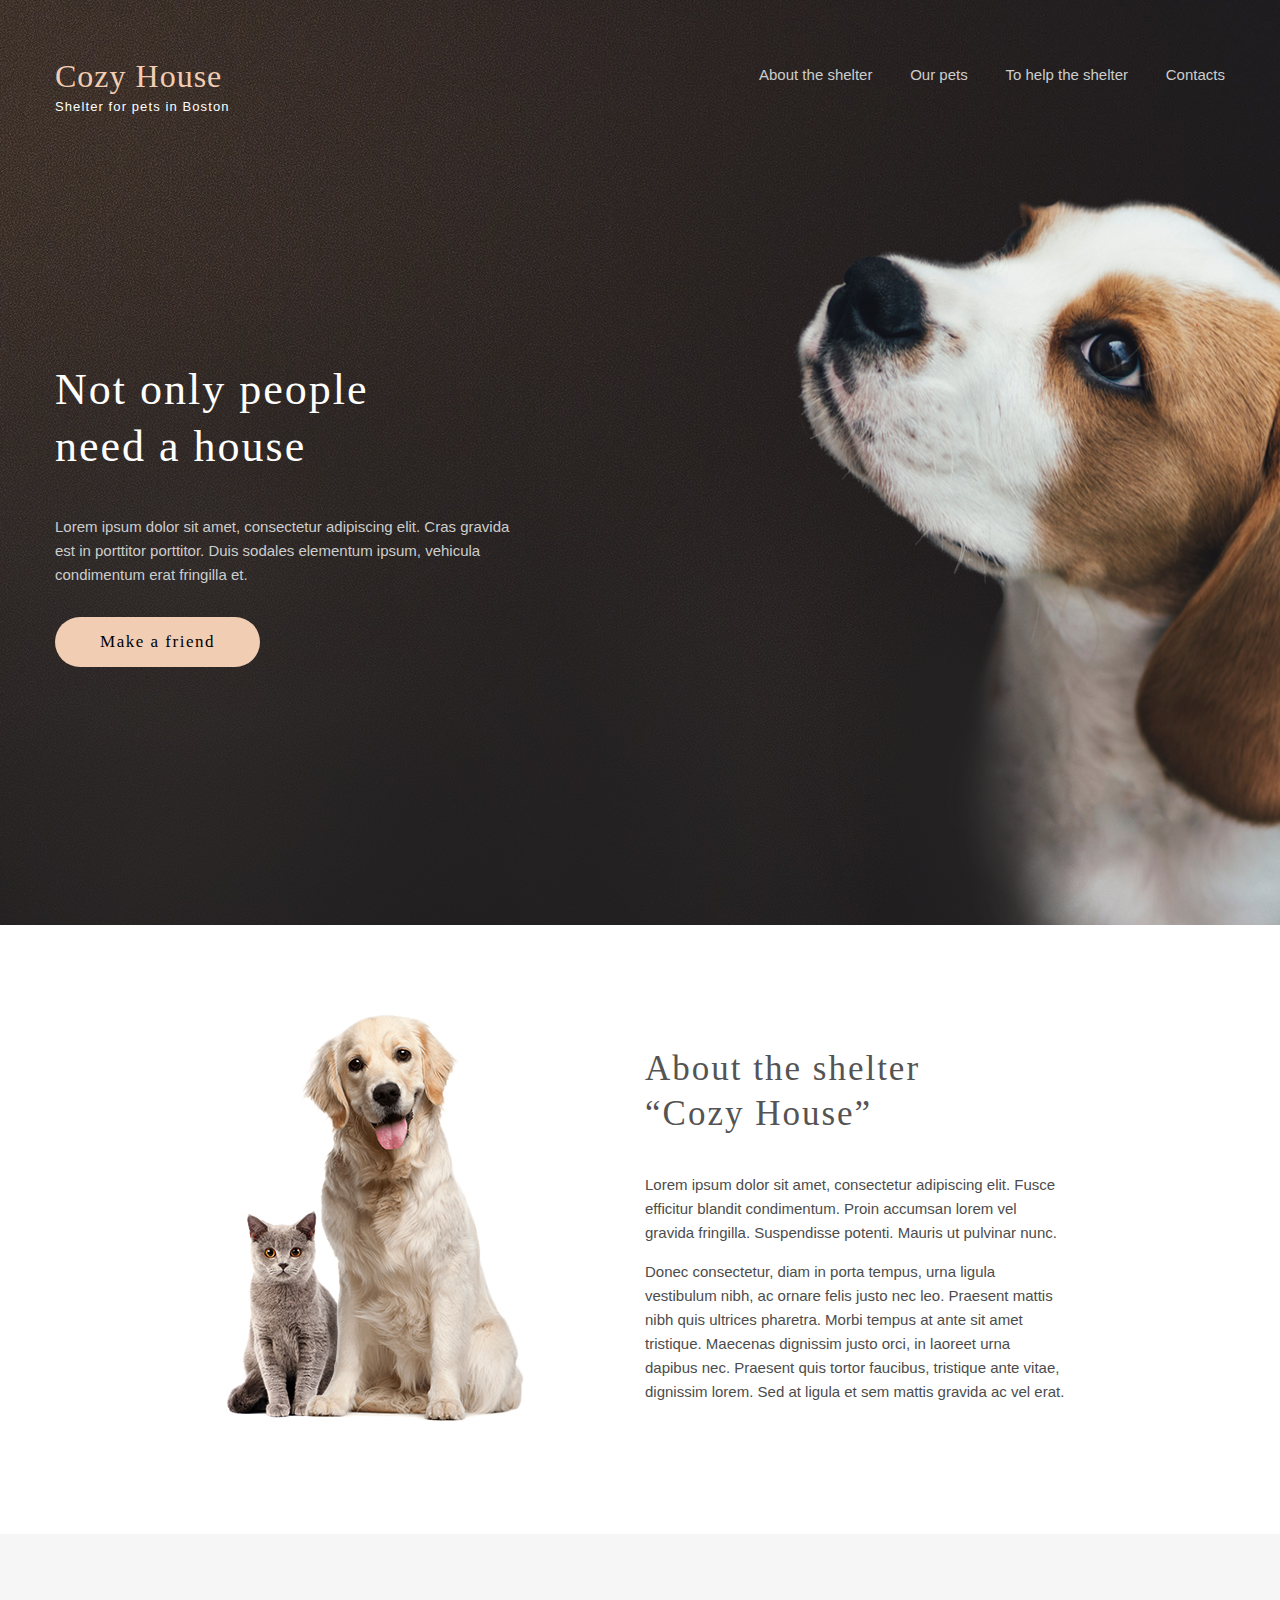
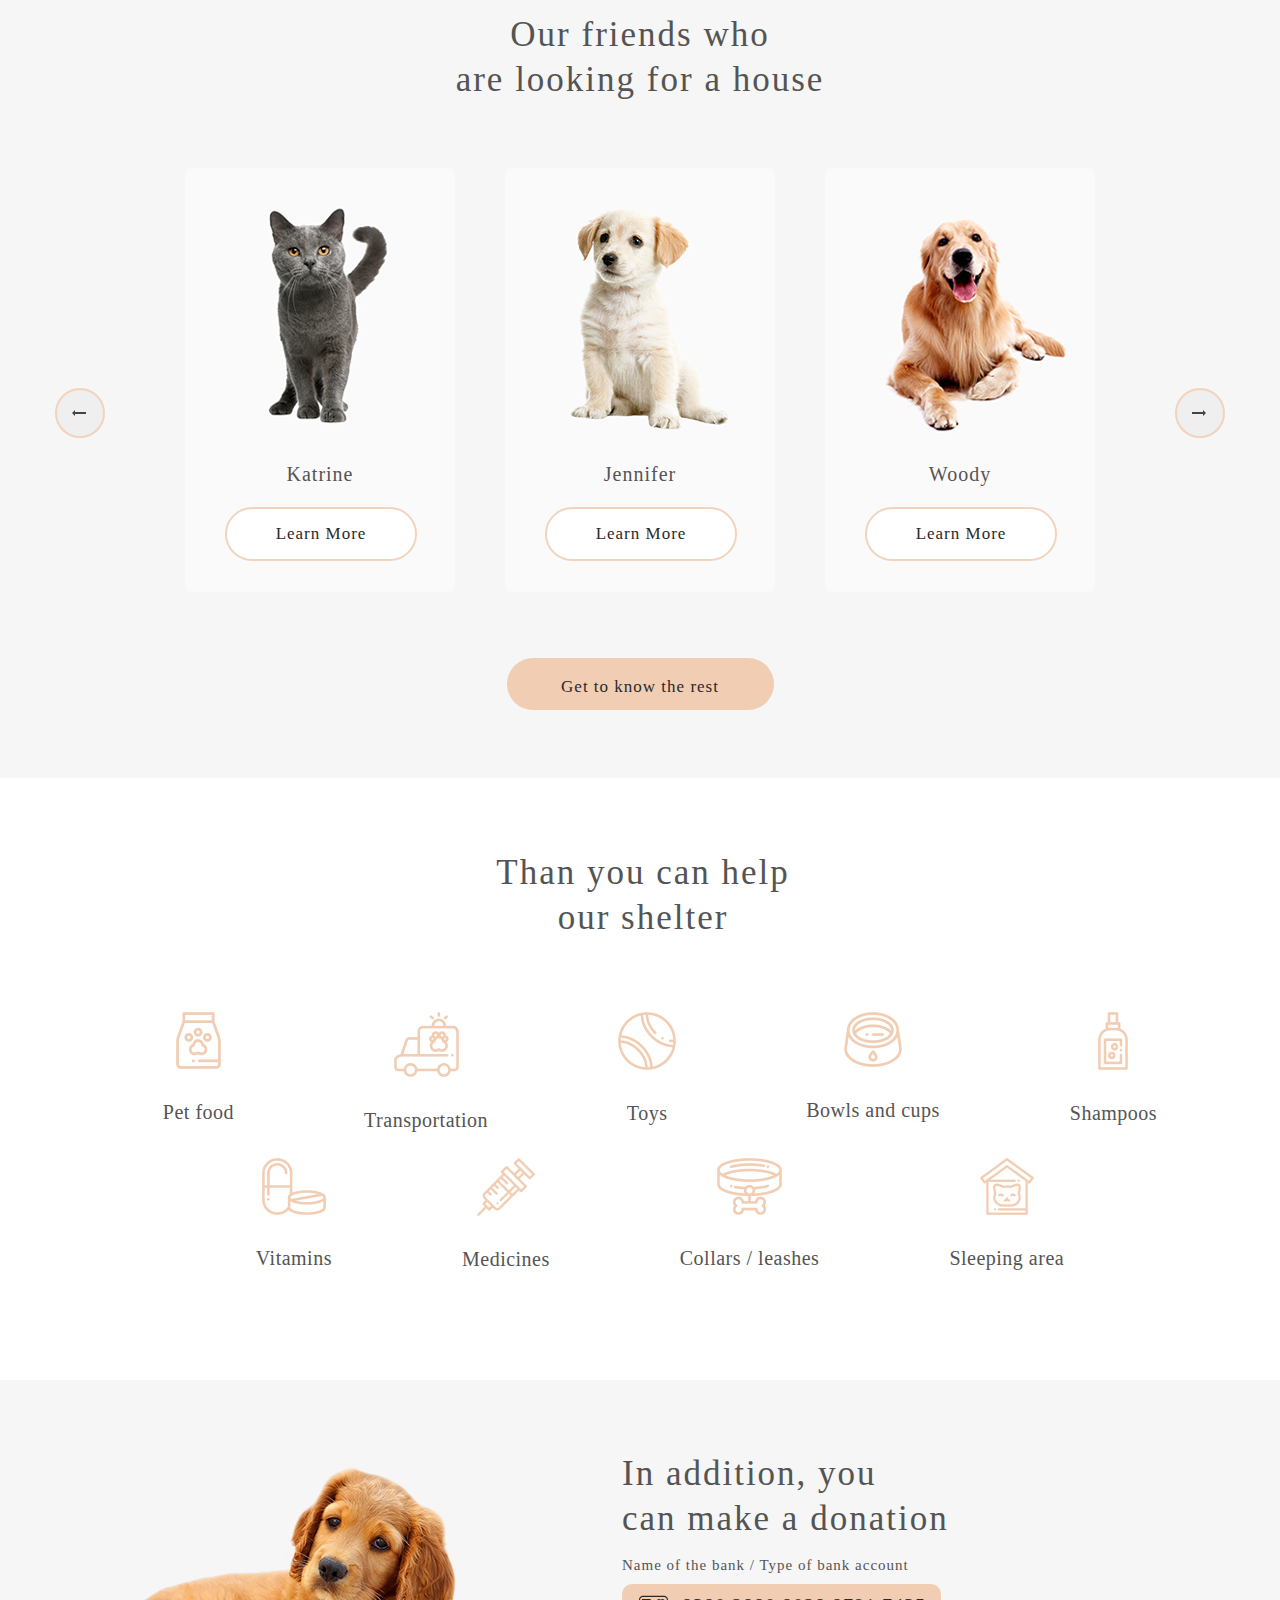
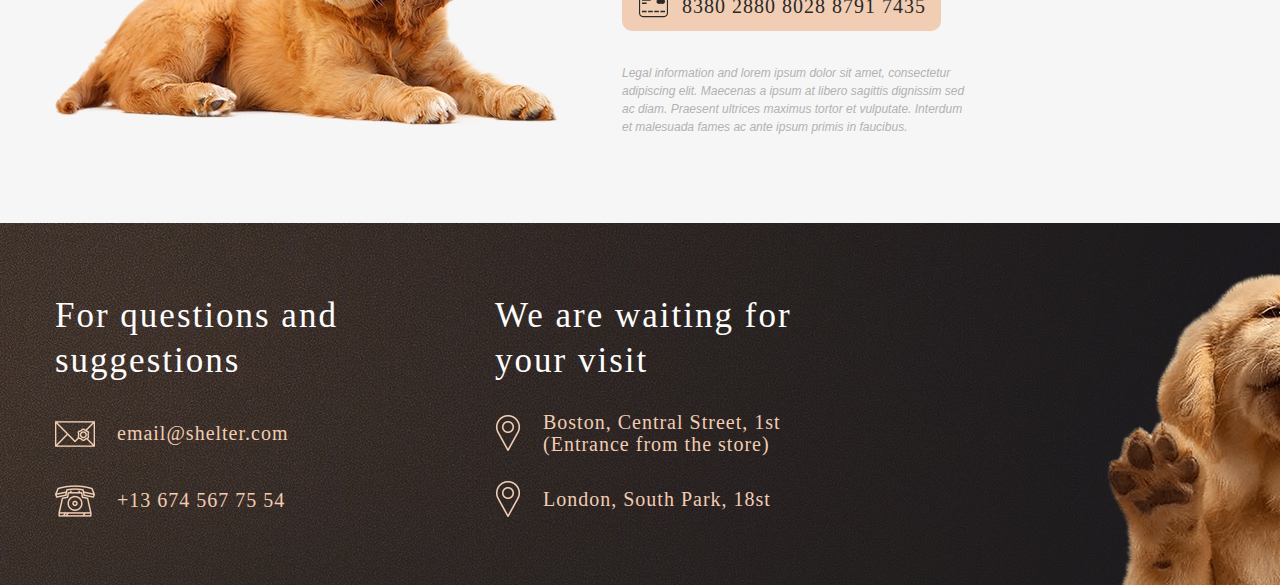
<file: index.html>
<!DOCTYPE html>
<html lang="en">
<head>
    <meta charset="UTF-8">
    <title>Animal_shalter</title>
    <link rel="stylesheet" type="text/css" href="css/style.css" media="screen"/>
</head>
<body>
<header class="main-header">
    <div class="container">
        <nav class="main-navigation">
            <a class="header-logo">
                <h1>Cozy House</h1>
                <p>Shelter for pets in Boston </p>
            </a>
            <ul class="user-navigation">
                <li><a class="navigation-link" href="index.html">About the shelter</a></li>
                <li><a class="navigation-link" href="catalog.html">Our pets</a></li>
                <li><a class="navigation-link" href="help.html">To help the shelter</a></li>
                <li><a class="navigation-link" href="contacts.html">Contacts</a></li>
            </ul>
        </nav>
        <section class="promo">
            <h2>Not only people need a house</h2>
            <p>Lorem ipsum dolor sit amet, consectetur adipiscing elit. Cras gravida
                est in porttitor porttitor. Duis sodales elementum ipsum, vehicula
                condimentum erat fringilla et.</p>
            <a class="promo-button" href="catalog.html">Make a friend</a>
        </section>
    </div>
</header>
<main>
    <section class="about-section">
        <div class="container">
            <div class="about-us">
                <div class="about-us-image">
                    <img src="img/Pets.jpg" width="300" height="408" alt="about shelter">
                </div>
                <div class="about-us-text">
                    <h3>About the shelter “Cozy House”</h3>
                    <p>Lorem ipsum dolor sit amet, consectetur adipiscing elit. Fusce efficitur blandit condimentum.
                        Proin
                        accumsan lorem vel gravida fringilla. Suspendisse potenti. Mauris ut pulvinar nunc.</p>
                    <p>Donec consectetur, diam in porta tempus, urna ligula vestibulum nibh, ac ornare felis justo nec
                        leo.
                        Praesent mattis nibh quis ultrices pharetra. Morbi tempus at ante sit amet tristique.
                        Maecenas dignissim justo orci, in laoreet urna dapibus nec. Praesent quis tortor faucibus,
                        tristique
                        ante vitae, dignissim lorem. Sed at ligula et sem mattis gravida ac vel erat.</p>
                </div>
            </div>
        </div>
    </section>
    <section class="catalog-section">
        <div class="container">
            <div class="catalog-title">
                <h3>Our friends who<br>
                    are looking for a house</h3>
            </div>
            <div class="catalog-list">
                <button class="items-button left">
                    <svg version="1.1" xmlns="http://www.w3.org/2000/svg" xmlns:xlink="http://www.w3.org/1999/xlink"
                         width="16" height="16" viewBox="0 0 16 16">
                        <path fill="#444444" d="M15 7v2h-11v2l-3-3 3-3v2z"></path>
                    </svg>
                </button>
                <div class="catalog-item">
                    <img src="img/Katrine.png" width="270" height="270" alt="Katrine">
                    <div class="item-description">
                        <p>Katrine</p>
                        <a class="catalog-button" href="#">Learn More</a>
                    </div>
                </div>
                <div class="catalog-item">
                    <img src="img/Jennifer.png" width="270" height="270" alt="Jennifer">
                    <div class="item-description">
                        <p>Jennifer</p>
                        <a class="catalog-button" href="#">Learn More</a>
                    </div>
                </div>
                <div class="catalog-item">
                    <img src="img/Woody.png" width="270" height="270" alt="Woody">
                    <div class="item-description">
                        <p>Woody</p>
                        <a class="catalog-button" href="#">Learn More</a>
                    </div>
                </div>
                <button class="items-button right">
                    <svg version="1.1" xmlns="http://www.w3.org/2000/svg" xmlns:xlink="http://www.w3.org/1999/xlink"
                         width="16" height="16" viewBox="0 0 16 16">
                        <path fill="#444444" d="M15 7v2h-11v2l-3-3 3-3v2z"></path>
                    </svg>
                </button>
            </div>
            <div class="catalog-more">
                <a class="more" href="catalog.html">Get to know the rest</a>
            </div>
        </div>
    </section>
    <section class="help">
        <div class="container">
            <h3 class="help-title">Than you can help our shelter</h3>
            <ul class="help-list">
                <li class="help-item">
                    <img class="help-item-img" src="img/cat-food.jpg" width="45" height="57" alt="cat-food">
                    <h4 class="help-item-title">Pet food</h4>
                </li>
                <li class="help-item">
                    <img class="help-item-img" src="img/ambulance.jpg" width="65" height="65" alt="mbulance">
                    <h4 class="help-item-title">Transportation</h4>
                </li>
                <li class="help-item">
                    <img class="help-item-img" src="img/ball.jpg" width="58" height="58" alt="ball">
                    <h4 class="help-item-title">Toys</h4>
                </li>
                <li class="help-item">
                    <img class="help-item-img" src="img/bowl.jpg" width="58" height="55" alt="bowl">
                    <h4 class="help-item-title">Bowls and cups</h4>
                </li>
                <li class="help-item">
                    <img class="help-item-img" src="img/shampoo.jpg" width="30" height="58" alt="shampoo">
                    <h4 class="help-item-title">Shampoos</h4>
                </li>
                <li class="help-item">
                    <img class="help-item-img" src="img/pills.jpg" width="64" height="57" alt="pills">
                    <h4 class="help-item-title">Vitamins</h4>
                </li>
                <li class="help-item">
                    <img class="help-item-img" src="img/syringe.jpg" width="58" height="58" alt="syringe">
                    <h4 class="help-item-title">Medicines</h4>
                </li>
                <li class="help-item">
                    <img class="help-item-img" src="img/leash.jpg" width="65" height="57" alt="leash">
                    <h4 class="help-item-title">Collars / leashes</h4>
                </li>
                <li class="help-item">
                    <img class="help-item-img" src="img/sleeping-area.jpg" width="54" height="57" alt="sleeping-area">
                    <h4 class="help-item-title">Sleeping area</h4>
                </li>
            </ul>

        </div>
    </section>
    <section class="donation-section">
        <div class="container">
            <div class="donation">
                <div class="donation-image">
                    <img class="donation-dog" src="img/donation-dog.png" width="505" height="261" alt="about donation">
                </div>
                <div class="donation-text">
                    <h3>In addition, you </h3>
                    <h3>can make a donation</h3>
                    <p class="first-text">Name of the bank / Type of bank account</p>
                    <div class="credit-card">
                        <svg xmlns="http://www.w3.org/2000/svg" version="1.1" id="Capa_1" x="0px" y="0px"
                             viewBox="0 0 335.802 335.802" style="enable-background:new 0 0 335.802 335.802;"
                             xml:space="preserve" width="512px" height="512px" class=""><g><g>
	<path d="M290.821,291.621H44.988C20.18,291.621,0,271.428,0,246.633V89.169c0-24.808,20.18-44.988,44.988-44.988h245.826   c24.795,0,44.988,20.18,44.988,44.988v157.464C335.809,271.434,315.622,291.621,290.821,291.621z M44.988,57.035   c-17.725,0-32.134,14.409-32.134,32.134v157.464c0,17.719,14.409,32.134,32.134,32.134h245.826   c17.719,0,32.134-14.415,32.134-32.134V89.169c0-17.725-14.415-32.134-32.134-32.134C290.814,57.035,44.988,57.035,44.988,57.035z    M231.745,81.971c16.035,0,29.036,12.995,29.036,29.036s-12.995,29.043-29.036,29.043s-29.036-13.001-29.036-29.043   S215.71,81.971,231.745,81.971z M272.228,81.971c16.035,0,29.043,12.995,29.043,29.036s-13.001,29.043-29.043,29.043   c-16.041,0-29.036-13.001-29.036-29.043S256.193,81.971,272.228,81.971z M34.544,216.645h53.529v19.281H34.544V216.645z    M105.606,216.645h53.536v19.281h-53.536V216.645z M176.654,216.645h53.548v19.281h-53.548V216.645z M247.716,216.645h53.548   v19.281h-53.548V216.645z M34.544,81.977h101.191v19.281H34.544V81.977z M34.544,120.236h53.542v19.281H34.544V120.236z"
          class="active-path" fill="#292929"/>
</g></g> </svg>
                        <span>8380 2880 8028 8791 7435</span>
                    </div>
                    <p class="second-text">Legal information and lorem ipsum dolor sit amet, consectetur adipiscing
                        elit.
                        Maecenas a ipsum at libero sagittis dignissim sed
                        ac diam. Praesent ultrices maximus tortor et vulputate. Interdum
                        et malesuada fames ac ante ipsum primis in faucibus. </p>
                </div>
            </div>
        </div>
    </section>
</main>
<footer class="main-footer">
    <div class="container">
        <div class="footer-contacts">
            <h3>For questions and suggestions</h3>
            <ul class="contacts-list">
                <li class="contacts-item">
                    <img src="img/email.png" alt="email">
                    <a class="email" href="#">email@shelter.com</a>
                </li>
                <li class="contacts-item">
                    <img src="img/telephone.png" alt="phone">
                    <a>+13 674 567 75 54</a>
                </li>
            </ul>
        </div>
        <div class="footer-contacts">
            <h3>We are waiting for your visit</h3>
            <ul class="contacts-list map">
                <li class="contacts-item">
                    <img src="img/pin.png" alt="pin">
                    <a href="#">Boston, Central Street, 1st (Entrance from the store)</a>
                </li>
                <li class="contacts-item">
                    <img src="img/pin.png" alt="pin">
                    <a href="#">London, South Park, 18st</a>
                </li>
            </ul>
        </div>
    </div>
</footer>
</body>
</html>
</file>
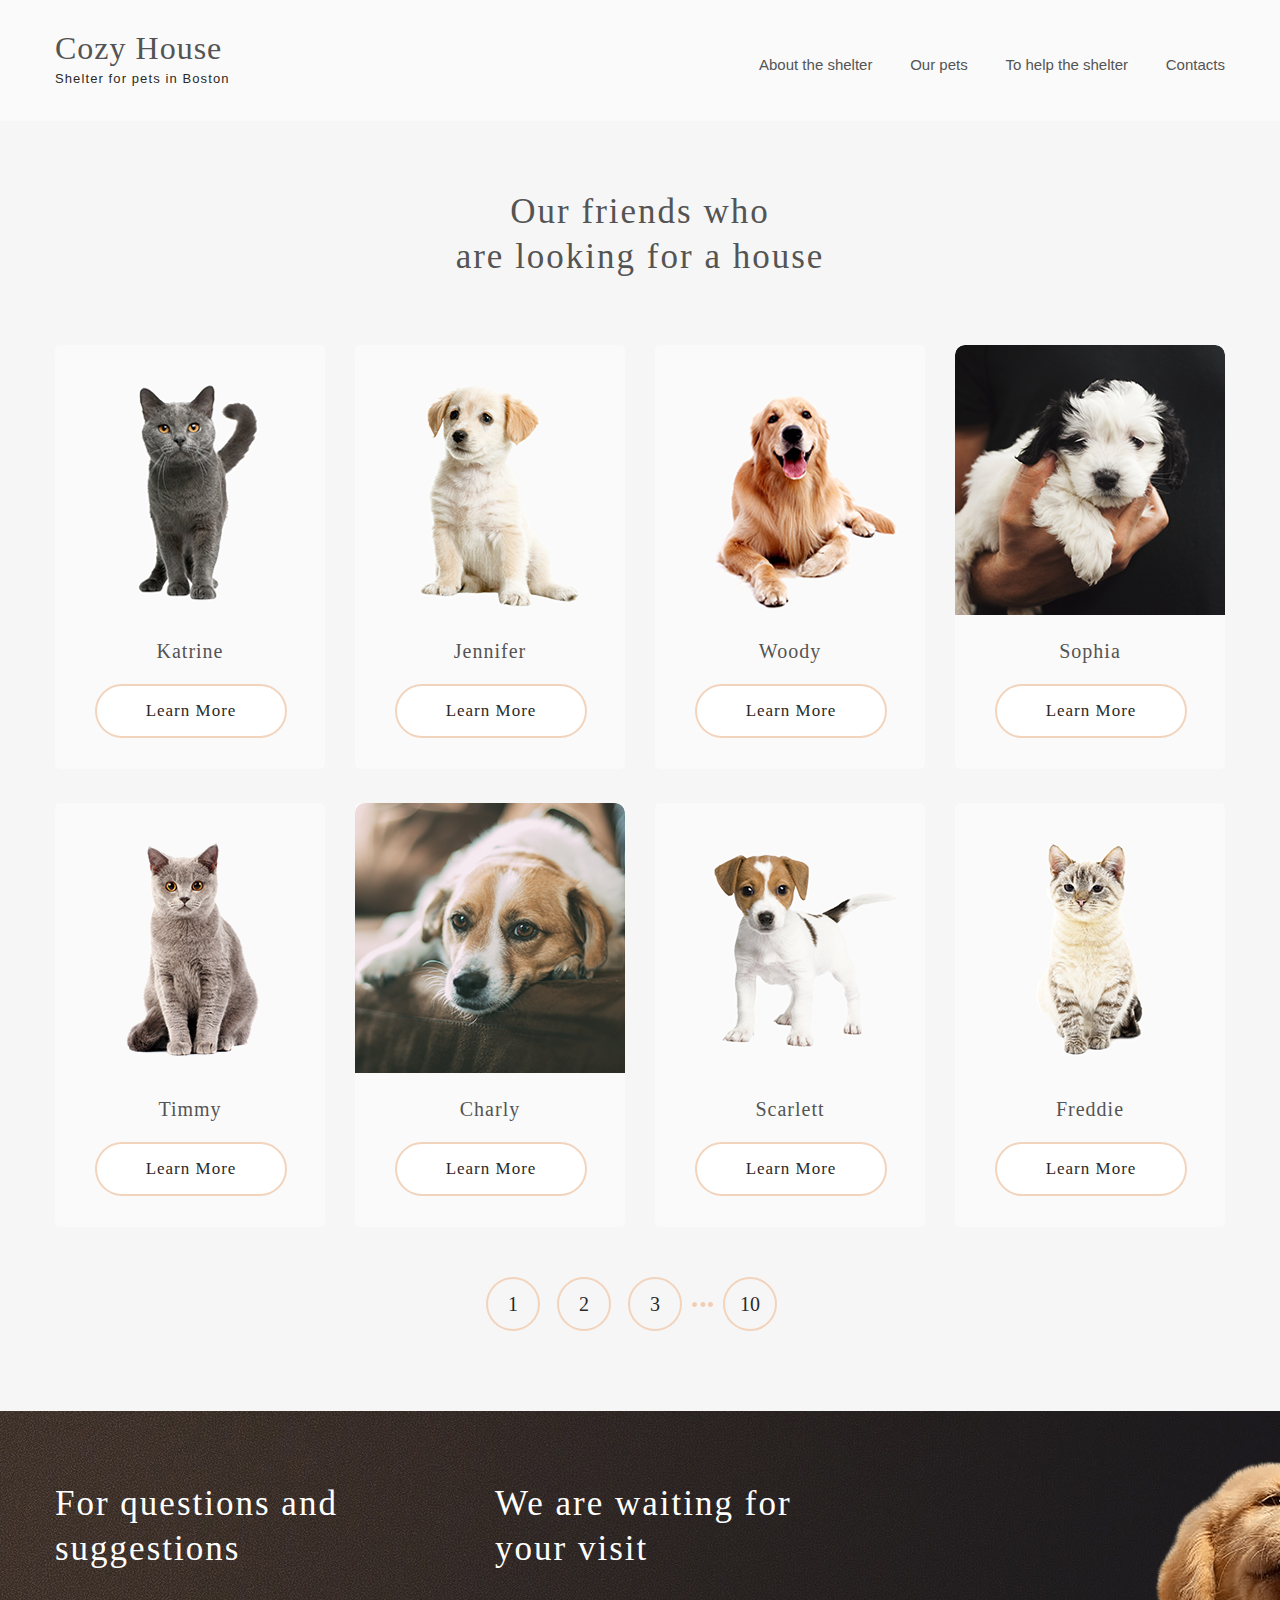
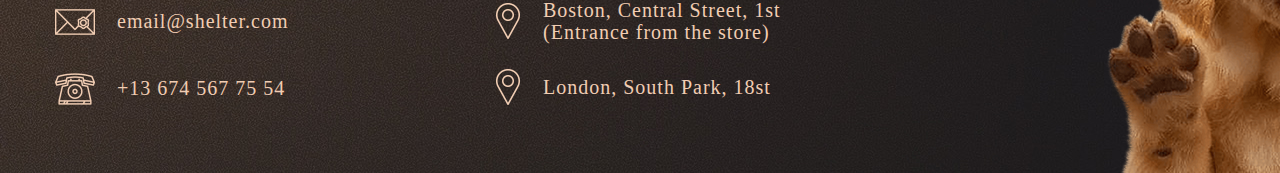
<file: catalog.html>
<!DOCTYPE html>
<html lang="en">
<head>
    <meta charset="UTF-8">
    <title>Animal_shalter</title>
    <link rel="stylesheet" type="text/css" href="css/style.css" media="screen"/>
</head>
<body class="inner-page">
<header class="main-header">
    <div class="container">
        <nav class="main-navigation">
            <a class="header-logo catalog-logo" href="index.html">
                <h1>Cozy House</h1>
                <p>Shelter for pets in Boston </p>
            </a>
            <ul class="user-navigation catalog-navigation">
                <li><a class="navigation-link" href="index.html">About the shelter</a></li>
                <li><a class="navigation-link" href="catalog.html">Our pets</a></li>
                <li><a class="navigation-link" href="help.html">To help the shelter</a></li>
                <li><a class="navigation-link" href="contacts.html">Contacts</a></li>
            </ul>
        </nav>
    </div>
</header>
<main>
    <section class="catalog">
        <div class="container">
            <div class="catalog-title">
                <h3>Our friends who<br>
                    are looking for a house</h3>
            </div>
            <div class="catalog-list">
                <div class="catalog-item">
                    <img src="img/Katrine.png" width="270" height="270" alt="Katrine">
                    <div class="item-description">
                        <p>Katrine</p>
                        <a class="catalog-button" href="#">Learn More</a>
                    </div>
                </div>
                <div class="catalog-item">
                    <img src="img/Jennifer.png" width="270" height="270" alt="Jennifer">
                    <div class="item-description">
                        <p>Jennifer</p>
                        <a class="catalog-button" href="#">Learn More</a>
                    </div>
                </div>
                <div class="catalog-item">
                    <img src="img/Woody.png" width="270" height="270" alt="Woody">
                    <div class="item-description">
                        <p>Woody</p>
                        <a class="catalog-button" href="#">Learn More</a>
                    </div>
                </div>
                <div class="catalog-item">
                    <img src="img/Sophia.png" width="270" height="270" alt="Woody">
                    <div class="item-description">
                        <p>Sophia</p>
                        <a class="catalog-button" href="#">Learn More</a>
                    </div>
                </div>
                <div class="catalog-item">
                    <img src="img/Timmy.png" width="270" height="270" alt="Woody">
                    <div class="item-description">
                        <p>Timmy</p>
                        <a class="catalog-button" href="#">Learn More</a>
                    </div>
                </div>
                <div class="catalog-item">
                    <img src="img/Charly.png" width="270" height="270" alt="Woody">
                    <div class="item-description">
                        <p>Charly</p>
                        <a class="catalog-button" href="#">Learn More</a>
                    </div>
                </div>
                <div class="catalog-item">
                    <img src="img/Sharlett.png" width="270" height="270" alt="Woody">
                    <div class="item-description">
                        <p>Scarlett</p>
                        <a class="catalog-button" href="#">Learn More</a>
                    </div>
                </div>
                <div class="catalog-item">
                    <img src="img/Freddie.png" width="270" height="270" alt="Woody">
                    <div class="item-description">
                        <p>Freddie</p>
                        <a class="catalog-button" href="#">Learn More</a>
                    </div>
                </div>
            </div>
            <div class="catalog-pagination">
                <ul class="pagination-list">
                    <li class="pagination-item">
                        <a class="page-button active-button" title="страница 1">1</a>
                    </li>
                    <li class="pagination-item">
                        <a href="#" class="page-button" title="страница 2">2</a>
                    </li>
                    <li class="pagination-item">
                        <a href="#" class="page-button" title="страница 3">3</a>
                    </li>
                    <li class="pagination-item">
                        <a href="#" class="page-button bullets-button" title="страница 10">10</a>
                    </li>
                </ul>
            </div>
        </div>
    </section>
</main>
<footer class="main-footer">
    <div class="container">
        <div class="footer-contacts">
            <h3>For questions and suggestions</h3>
            <ul class="contacts-list">
                <li class="contacts-item">
                    <img src="img/email.png" alt="email">
                    <a class="email" href="#">email@shelter.com</a>
                </li>
                <li class="contacts-item">
                    <img src="img/telephone.png" alt="phone">
                    <a>+13 674 567 75 54</a>
                </li>
            </ul>
        </div>
        <div class="footer-contacts">
            <h3>We are waiting for your visit</h3>
            <ul class="contacts-list map">
                <li class="contacts-item">
                    <img src="img/pin.png" alt="pin">
                    <a href="#">Boston, Central Street, 1st (Entrance from the store)</a>
                </li>
                <li class="contacts-item">
                    <img src="img/pin.png" alt="pin">
                    <a href="#">London, South Park, 18st</a>
                </li>
            </ul>
        </div>
    </div>
</footer>
</body>
</html>
</file>
<file: css/style.css>
html,
body {
    min-width: 1170px;
}

body {
    margin: 0;
    padding: 0;
    min-width: 1170px;
}

.container {
    width: 1170px;
    margin: 0 auto;
}

/*Начало стилизации навигации*/


.main-header {
    box-sizing: border-box;
    width: 100%;
    min-height: 925px;
    background-image: url("../img/header-pet.png"), url("../img/header-background.jpg");
    background-repeat: no-repeat;
    background-position: 775px bottom, center top;
    background-color: #382e28;
}

.main-navigation {
    display: flex;
    justify-content: space-between;
    padding-top: 60px;
}

.user-navigation {
    display: flex;
    justify-content: space-between;
    width: 466px;
    padding: 0;
    margin: 0;
    list-style: none;
}

.header-logo {
    display: block;
    width: 184px;
    margin: 0;
    text-decoration: none;
}

.header-logo h1 {
    display: block;
    width: 200px;
    font-family: Georgia, "Times New Roman", serif;
    font-size: 32px;
    line-height: 32px;
    font-weight: normal;
    color: #f1cdb3;
    letter-spacing: 1px;
    margin: 0;
}

.header-logo p {
    font-family: Arial, Helvetica, sans-serif;
    font-size: 13px;
    line-height: 29px;
    color: #ffffff;
    letter-spacing: 1.1px;
    margin: 0;
}

.user-navigation a {
    font-family: Arial, Helvetica, sans-serif;
    font-size: 15px;
    line-height: 29px;
    color: #cdcdcd;
    text-decoration: none;
    padding-bottom: 5px;
}

.user-navigation a:hover {
    color: #ffffff;
    border-bottom: 3px solid #fddcc4;
}

.promo {
    display: block;
    margin-top: 240px;
}

.promo h2 {
    display: block;
    width: 370px;
    font-family: Georgia, "Times New Roman", serif;
    font-size: 44px;
    line-height: 57px;
    font-weight: normal;
    color: #ffffff;
    letter-spacing: 2px;
    margin: 0;
    margin-bottom: 40px;
}

.promo p {
    display: block;
    width: 455px;
    font-family: Arial, Helvetica, sans-serif;
    font-size: 15px;
    line-height: 24px;
    color: #cdcdcd;
    margin: 0;
    margin-bottom: 30px;
}

.promo-button {
    display: block;
    width: 205px;
    font-family: Georgia, "Times New Roman", serif;
    font-size: 17px;
    line-height: 14px;
    color: #000000;
    text-decoration: none;
    background-color: #f1cdb3;
    padding: 18px 0;
    text-align: center;
    border-radius: 30px;
    letter-spacing: 1.5px;
}

.promo-button:hover,
.promo-button:focus {
    background-color: #fddcc4;
}


/*Начало стилизации основного блока*/


.about-us {
    display: flex;
}

.about-us-text {
    display: block;
    width: 420px;
    margin: 121px 155px 115px 0;
}

.about-us-text h3 {
    display: block;
    width: 310px;
    font-family: Georgia, "Times New Roman", serif;
    font-size: 35px;
    line-height: 45px;
    font-weight: normal;
    color: #545454;
    letter-spacing: 2px;
    margin: 0 0 37px 0;
}

.about-us-text p {
    font-family: Arial, Helvetica, sans-serif;
    font-size: 15px;
    line-height: 24px;
    font-weight: normal;
    color: #4c4c4c;
}

.about-us-image {
    display: block;
    margin: 89px 120px 89px 170px;
}

.catalog-section {
    display: block;
    background-color: #f6f6f6;
    padding: 78px 0 68px 0;
}

.catalog-title h3 {
    display: block;
    width: 430px;
    text-align: center;

    font-family: Georgia, "Times New Roman", serif;
    font-size: 35px;
    line-height: 45px;
    font-weight: normal;
    color: #545454;
    letter-spacing: 2px;

    margin: 0 370px 66px 370px;
}

.catalog-list {
    display: flex;
    flex-wrap: wrap;
    justify-content: space-between;
    align-items: center;
}

.catalog-item {
    display: block;
    width: 270px;
    height: 424px;
    background-color: #fafafa;
    border-radius: 5px;
    margin-bottom: 66px;
}

.catalog-item:hover {
    box-shadow: 0 10px 15px #e1e1e1;
}

.catalog-item img {
    border-radius: 10px 10px 0 0;
}

.item-description {
    font-family: Georgia, "Times New Roman", serif;
    font-size: 20px;
    line-height: 45px;
    font-weight: normal;
    color: #545454;
    text-align: center;
}

.item-description p {
    margin: 0;
    margin-top: 10px;
    letter-spacing: 1px;
}

.catalog-button {
    display: block;
    width: 188px;
    height: 50px;

    font-family: Georgia, "Times New Roman", serif;
    font-size: 17px;
    line-height: 50px;
    font-weight: normal;
    color: #292929;
    text-decoration: none;
    background-color: #ffffff;
    border: 2px solid #f2d3bc;
    border-radius: 30px;
    letter-spacing: 1px;
    margin: 10px 40px 34px 40px;
}

.catalog-button:hover,
.catalog-button:focus {
    background-color: #f1cdb3;
    border: 2px solid #f1cdb3;
}

.items-button {
    display: block;
    width: 50px;
    height: 50px;
    border-radius: 50px;
    border: 2px solid #f2d3bc;
}

.items-button:hover,
.items-button:focus {
    background-color: #f1cdb3;
    border: 2px solid #f1cdb3
}

.items-button:first-child {
    margin-right: 30px;
}

.items-button:last-child {
    margin-left: 30px;
}

.items-button svg {
    display: block;
    margin: 8px;
}


.right svg {
    transform: rotate(180deg)
}

.catalog-more {
    display: block;
    width: 267px;
    height: 52px;
    background-color: #f1cdb3;
    border-radius: 30px;
    margin: auto;
}

.catalog-more:hover,
.catalog-more:focus {
    background-color: #fddcc4;
}

.catalog-more a {
    display: block;
    font-family: Georgia, "Times New Roman", serif;
    font-size: 17px;
    line-height: 57px;
    font-weight: normal;
    color: #292929;
    text-decoration: none;
    text-align: center;
    letter-spacing: 1px;
}

.help-title {
    display: block;
    width: 330px;
    text-align: center;

    font-family: Georgia, "Times New Roman", serif;
    font-size: 35px;
    line-height: 45px;
    font-weight: normal;
    color: #545454;
    letter-spacing: 2px;

    margin: 72px 423px 72px 423px;
}

.help-list {
    display: flex;
    flex-wrap: wrap;
    justify-content: center;
    text-align: center;
    margin: 0;
    margin-bottom: 83px;
}

.help-item {
    display: block;
    margin-right: 130px;
    list-style: none;
}

.help-item:nth-child(5) {
    margin-right: 0;
}

.help-item:nth-child(6) {
    margin-left: 130px;
}

.help-item h4 {
    font-family: Georgia, "Times New Roman", serif;
    font-size: 20px;
    line-height: 24px;
    font-weight: normal;
    color: #545454;
    letter-spacing: 0.5px;
}

.donation-section {
    display: block;
    background-color: #f6f6f6;
}

.donation {
    display: flex;
}

.donation-dog {
    display: block;
    margin: 86px 0;
}

.donation-text {
    display: block;
    margin: 71px 0 87px 62px;
}

.donation-text h3 {
    display: block;
    width: 385px;
    font-family: Georgia, "Times New Roman", serif;
    font-size: 35px;
    line-height: 45px;
    font-weight: normal;
    color: #545454;
    letter-spacing: 2px;
    margin: 0;
}

.first-text {
    display: block;
    font-family: Georgia, "Times New Roman", serif;
    font-size: 15px;
    line-height: 12px;
    font-weight: normal;
    color: #545454;
    letter-spacing: 1px;
    margin-top: 18px;
    margin-bottom: 13px;
}

.credit-card {
    display: inline-block;
    vertical-align: middle;
    width: 319px;
    height: 47px;
    background-color: #f1cdb3;
    border-radius: 10px;
    margin-bottom: 33px;
}

.credit-card svg {
    display: inline-block;
    vertical-align: middle;
    width: 35px;
    height: 29px;
    margin: 0 7px 0 14px;
}

.credit-card span {
    display: inline-block;
    vertical-align: middle;
    text-align: center;
    font-family: "Times New Roman", Times, serif;
    font-size: 20px;
    line-height: 45px;
    font-weight: normal;
    color: #292929;
    letter-spacing: 1px;
}

.second-text {
    display: block;
    width: 350px;
    font-family: Arial, Helvetica, sans-serif;
    font-size: 12px;
    line-height: 18px;
    font-weight: normal;
    font-style: italic;
    color: #b2b2b2;
    margin: 0;
}

/*Начало стилизации футера*/

.main-footer {
    display: block;
    background-image: url("../img/footer-pet.png"), url("../img/footer-background.jpg");
    background-repeat: no-repeat;
    background-position: 1105px bottom, center top;
    background-color: #352822;
    padding-top: 70px;
    padding-bottom: 40px;
}

.main-footer .container {
    display: flex;
}

.footer-contacts {
    margin-right: 140px;
    width: 300px;
}

.footer-contacts h3 {
    display: block;
    font-family: Georgia, "Times New Roman", serif;
    font-size: 35px;
    line-height: 45px;
    font-weight: normal;
    color: #ffffff;
    letter-spacing: 2px;
    margin: 0;
    margin-bottom: 28px;
}

.contacts-list {
    display: block;
    list-style: none;
    margin: 0;
    padding: 0;
}

.contacts-item {
    display: flex;
    align-items: center;
    margin-bottom: 22px;
}

.contacts-item img {
    margin-right: 22px;
}

.contacts-item a {
    display: block;
    font-family: "Times New Roman", Times, serif;
    font-size: 20px;
    line-height: 45px;
    font-weight: normal;
    color: #f1cdb3;
    text-decoration: none;
    letter-spacing: 1px;
}

.map a {
    line-height: 22px;
}

.map .contacts-item {
    margin-bottom: 26px;
}

/*Начало стилизации страницы каталога */


.inner-page .main-header {
    min-height: 115px;
    background-image: none;
    background-color: #fafafa;
}

.inner-page .main-navigation {
    margin: 0;
    padding: 0;
}

.catalog {
    background-color: #f6f6f6;
    padding-top: 32px;
    padding-bottom: 64px;
}

.catalog-logo {
    width: 184px;
    margin-top: 32px;
}

.catalog-logo h1 {
    color: #545454;
}

.catalog-logo p {
    color: #292929;
    margin-bottom: 28px;
}

.catalog-navigation {
    margin-top: 50px;
}

.catalog-navigation a {
    color: #545454;
}

.catalog-navigation a:hover,
.catalog-navigation a:focus {
    color: #545454;
}

.catalog h3 {
    margin-top: 36px;
}

.inner-page .catalog-item {
    margin-bottom: 34px;
}

/*Начало стилизации пагинации*/

.pagination-list {
    display: flex;
    list-style: none;
    padding: 0;
    justify-content: center;
}

.page-button {
    display: inline-block;
    position: relative;
    vertical-align: middle;
    width: 50px;
    height: 50px;
    text-align: center;
    border-radius: 50px;
    border: 2px solid #f2d3bc;
    margin-right: 17px;
}

.pagination-item a {
    text-decoration: none;
    font-family: "Times New Roman", Times, serif;
    font-size: 20px;
    line-height: 50px;
    font-weight: normal;
    color: #292929;
}

.page-button:hover,
.page-button:focus {
    background-color: #f1cdb3;
}

.bullets-button::before {
    content: "";
    position: absolute;
    width: 22px;
    height: 5px;
    background: url("../img/Bullets.png") no-repeat 50% 50%;
    top: 23px;
    right: 62px;
}

.pagination-item:nth-child(3) {
    margin-right: 24px;
}

.pagination-item:nth-child(4) {
    border: none;
    margin: 0;
}

.pagination-item .next-page {
    color: #f1cdb3;
    font-weight: bold;
    font-size: 30px;
    letter-spacing: 1.5px;
}
</file>
